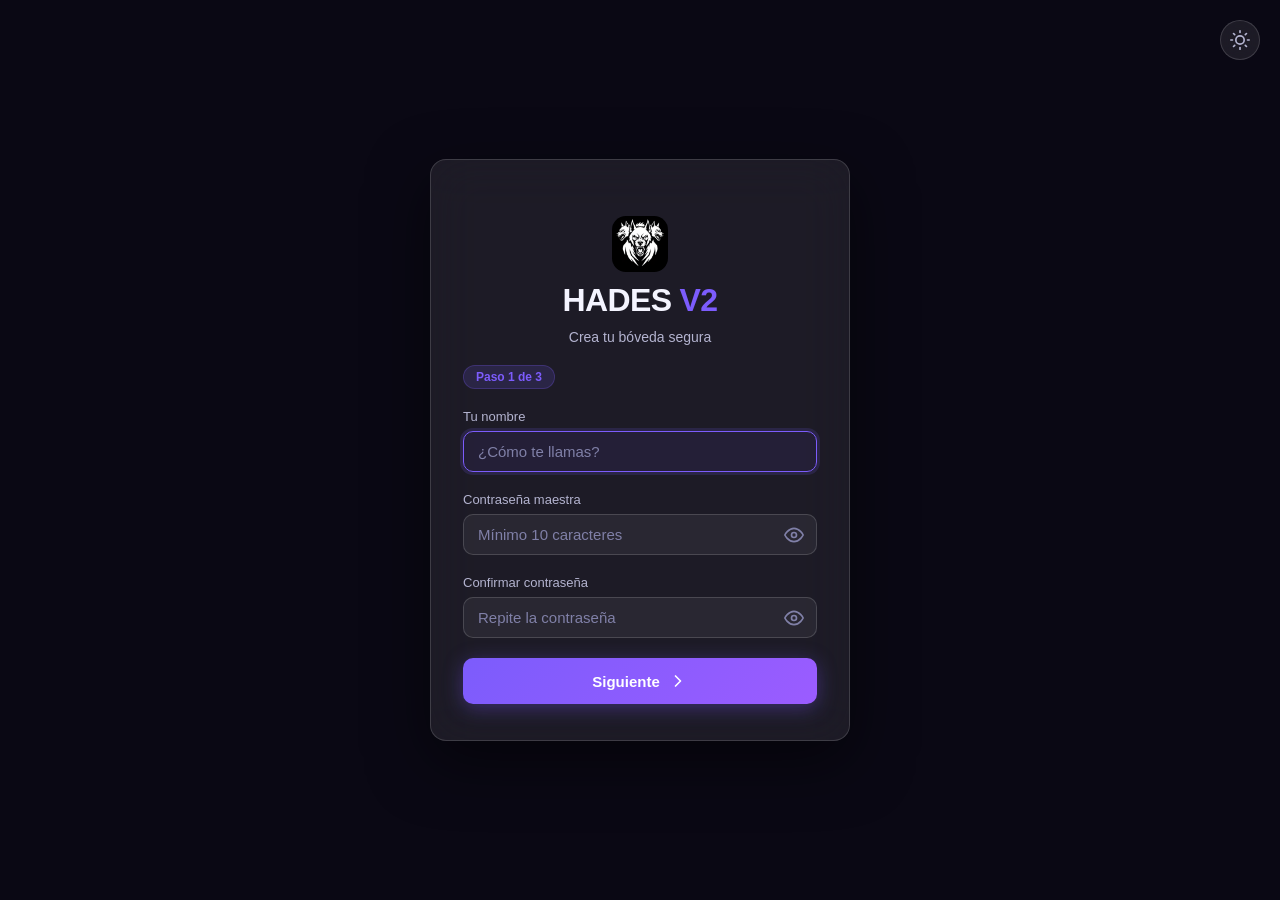
<file: index.html>
<!DOCTYPE html>
<html lang="es">
<head>
  <meta charset="UTF-8" />
  <meta name="viewport" content="width=device-width, initial-scale=1.0, viewport-fit=cover" />
  <meta name="mobile-web-app-capable" content="yes" />
  <meta name="apple-mobile-web-app-capable" content="yes" />
  <meta name="apple-mobile-web-app-status-bar-style" content="black-translucent" />
  <meta name="apple-mobile-web-app-title" content="Hades" />
  <meta name="theme-color" content="#0d0d14" />
  <meta name="description" content="Hades V2 — Gestor de contraseñas cifrado local" />
  <title>Hades V2</title>
  <link rel="manifest" href="manifest.json" />
  <link rel="apple-touch-icon" href="icons/icon-192.png" />
  <meta http-equiv="Content-Security-Policy" content="
    default-src 'none';
    script-src 'self';
    style-src 'self' https://fonts.googleapis.com 'unsafe-inline';
    font-src https://fonts.gstatic.com;
    img-src 'self' data:;
    connect-src 'self' https://fonts.googleapis.com https://fonts.gstatic.com;
    manifest-src 'self';
    worker-src 'self';
    object-src 'none';
    frame-src 'none';
    base-uri 'self';
    form-action 'none';
  " />
  <link rel="preconnect" href="https://fonts.googleapis.com" />
  <link rel="preconnect" href="https://fonts.gstatic.com" crossorigin />
  <link href="https://fonts.googleapis.com/css2?family=Outfit:wght@300;400;500;600;700;800&family=Inter:wght@300;400;500;600&display=swap" rel="stylesheet" />
  <link rel="stylesheet" href="style.css" />
</head>
<body class="theme-dark" data-page="unlock">

  <!-- ═══════════════ BACKGROUND ═══════════════ -->
  <div class="parallax-bg" id="parallax-bg"></div>

  <!-- ═══════════════ UNLOCK / SETUP PAGE ═══════════════ -->
  <div id="page-unlock" class="page active">
    <div class="unlock-center">

      <!-- LOADING -->
      <div id="state-loading" class="glass-card unlock-card">
        <div class="loading-spinner"></div>
        <p class="loading-text">Iniciando bóveda…</p>
      </div>

      <!-- SETUP: PASO 1 — Datos -->
      <div id="state-setup-1" class="glass-card unlock-card hidden tilt-card">
        <div class="card-glow"></div>
        <div class="unlock-brand">
          <img src="icons/icon-192.png" alt="Hades" class="brand-icon" />
          <h1 class="brand-name">HADES <span>V2</span></h1>
          <p class="brand-sub">Crea tu bóveda segura</p>
        </div>
        <div class="step-badge">Paso 1 de 3</div>
        <div class="field-group">
          <label>Tu nombre</label>
          <div class="glass-input-wrap">
            <input type="text" id="reg-name" placeholder="¿Cómo te llamas?" autocomplete="name" />
          </div>
        </div>
        <div class="field-group">
          <label>Contraseña maestra</label>
          <div class="glass-input-wrap">
            <input type="password" id="reg-password" placeholder="Mínimo 10 caracteres" autocomplete="new-password" />
            <button class="eye-btn" data-target="reg-password" type="button">
              <svg viewBox="0 0 24 24"><path d="M1 12s4-8 11-8 11 8 11 8-4 8-11 8-11-8-11-8z"/><circle cx="12" cy="12" r="3"/></svg>
            </button>
          </div>
          <div class="strength-wrap hidden" id="reg-strength-wrap">
            <div class="strength-bar"><div id="reg-strength-fill"></div></div>
            <span id="reg-strength-label"></span>
          </div>
        </div>
        <div class="field-group">
          <label>Confirmar contraseña</label>
          <div class="glass-input-wrap">
            <input type="password" id="reg-confirm" placeholder="Repite la contraseña" autocomplete="new-password" />
            <button class="eye-btn" data-target="reg-confirm" type="button">
              <svg viewBox="0 0 24 24"><path d="M1 12s4-8 11-8 11 8 11 8-4 8-11 8-11-8-11-8z"/><circle cx="12" cy="12" r="3"/></svg>
            </button>
          </div>
        </div>
        <p id="setup-err-1" class="error-msg hidden"></p>
        <button class="btn-primary full-width" id="btn-setup-next-1">
          Siguiente
          <svg viewBox="0 0 24 24"><polyline points="9 18 15 12 9 6"/></svg>
        </button>
      </div>

      <!-- SETUP: PASO 2 — Modo de acceso -->
      <div id="state-setup-2" class="glass-card unlock-card hidden tilt-card">
        <div class="card-glow"></div>
        <div class="step-badge">Paso 2 de 3</div>
        <h2 class="card-title">Modo de acceso</h2>
        <p class="card-sub">¿Cómo quieres ingresar a Hades?</p>
        <div class="access-options">
          <label class="access-option">
            <input type="radio" name="access-mode" value="password" checked />
            <div class="access-card">
              <svg viewBox="0 0 24 24"><rect x="3" y="11" width="18" height="11" rx="2"/><path d="M7 11V7a5 5 0 0 1 10 0v4"/></svg>
              <div>
                <div class="access-title">Solo contraseña</div>
                <div class="access-sub">Acceso tradicional y seguro</div>
              </div>
            </div>
          </label>
          <label class="access-option">
            <input type="radio" name="access-mode" value="both" />
            <div class="access-card">
              <svg viewBox="0 0 24 24"><path d="M12 2a10 10 0 0 1 10 10"/><path d="M12 6a6 6 0 0 1 6 6"/><path d="M12 10a2 2 0 0 1 2 2"/><path d="M2 12a10 10 0 0 0 10 10"/><path d="M6 12a6 6 0 0 0 6 6"/><path d="M10 12a2 2 0 0 0 2 2"/></svg>
              <div>
                <div class="access-title">Contraseña + Huella</div>
                <div class="access-sub">Más cómodo, siempre con fallback</div>
              </div>
            </div>
          </label>
        </div>
        <p class="hint-text">La huella es opcional y siempre podrás usar tu contraseña como alternativa.</p>
        <p id="setup-err-2" class="error-msg hidden"></p>
        <div class="btn-row">
          <button class="btn-ghost" id="btn-setup-back-2">← Volver</button>
          <button class="btn-primary" id="btn-setup-next-2">Siguiente →</button>
        </div>
      </div>

      <!-- SETUP: PASO 3 — Frase de recuperación -->
      <div id="state-setup-3" class="glass-card unlock-card wide hidden tilt-card">
        <div class="card-glow card-glow-green"></div>
        <div class="step-badge step-badge-green">¡Casi listo!</div>
        <h2 class="card-title">Guarda tu frase de recuperación</h2>
        <p class="card-sub">Estas 12 palabras son tu única forma de recuperar acceso si olvidas tu contraseña. <strong>No se guardan en el dispositivo.</strong></p>
        <div class="phrase-grid" id="phrase-display"></div>
        <div class="phrase-warning">
          <svg viewBox="0 0 24 24"><path d="M10.29 3.86L1.82 18a2 2 0 0 0 1.71 3h16.94a2 2 0 0 0 1.71-3L13.71 3.86a2 2 0 0 0-3.42 0z"/><line x1="12" y1="9" x2="12" y2="13"/><line x1="12" y1="17" x2="12.01" y2="17"/></svg>
          Anótalas en papel. No podrás verlas de nuevo.
        </div>
        <button class="btn-primary full-width" id="btn-setup-finish">Entendido, las guardé</button>
      </div>

      <!-- LOGIN EXISTENTE -->
      <div id="state-login" class="glass-card unlock-card hidden tilt-card">
        <div class="card-glow"></div>
        <div class="unlock-brand">
          <img src="icons/icon-192.png" alt="Hades" class="brand-icon" />
          <h1 class="brand-name">HADES <span>V2</span></h1>
          <p class="brand-sub">Bienvenido, <span id="login-username">Usuario</span></p>
        </div>
        <!-- Modo contraseña -->
        <div id="login-pw-wrap">
          <div class="field-group">
            <label>Contraseña maestra</label>
            <div class="glass-input-wrap">
              <input type="password" id="login-password" placeholder="••••••••" autocomplete="current-password" />
              <button class="eye-btn" data-target="login-password" type="button">
                <svg viewBox="0 0 24 24"><path d="M1 12s4-8 11-8 11 8 11 8-4 8-11 8-11-8-11-8z"/><circle cx="12" cy="12" r="3"/></svg>
              </button>
            </div>
          </div>
          <p id="login-error" class="error-msg hidden"></p>
          <div id="login-attempts-wrap" class="attempts-wrap hidden">
            <p id="login-attempts-msg" class="attempts-msg"></p>
            <button class="btn-link" id="btn-forgot">¿Olvidaste tu contraseña?</button>
          </div>
          <button class="btn-primary full-width" id="btn-login">Entrar</button>
          <button class="btn-biometric hidden" id="btn-biometric-login">
            <svg viewBox="0 0 24 24"><path d="M12 2a10 10 0 0 1 10 10"/><path d="M12 6a6 6 0 0 1 6 6"/><path d="M12 10a2 2 0 0 1 2 2"/><path d="M2 12a10 10 0 0 0 10 10"/><path d="M6 12a6 6 0 0 0 6 6"/><path d="M10 12a2 2 0 0 0 2 2"/></svg>
            Usar huella dactilar
          </button>
        </div>
        <!-- Modo solo huella -->
        <div id="login-bio-only-wrap" class="hidden">
          <button class="btn-bio-only" id="btn-bio-only-login">
            <svg viewBox="0 0 24 24" width="48" height="48"><path d="M12 2a10 10 0 0 1 10 10"/><path d="M12 6a6 6 0 0 1 6 6"/><path d="M12 10a2 2 0 0 1 2 2"/><path d="M2 12a10 10 0 0 0 10 10"/><path d="M6 12a6 6 0 0 0 6 6"/><path d="M10 12a2 2 0 0 0 2 2"/></svg>
            <span>Toca para entrar</span>
          </button>
          <button class="btn-link" id="btn-use-password">Usar contraseña</button>
        </div>
      </div>

      <!-- RECOVERY: Ingreso de frase -->
      <div id="state-recovery" class="glass-card unlock-card wide hidden tilt-card">
        <div class="card-glow card-glow-amber"></div>
        <h2 class="card-title">Recuperar acceso</h2>
        <p class="card-sub">Ingresa tus 12 palabras de recuperación en orden.</p>
        <div class="recovery-input-grid" id="recovery-input-grid"></div>
        <p id="recovery-error" class="error-msg hidden"></p>
        <div class="btn-row">
          <button class="btn-ghost" id="btn-recovery-back">← Volver</button>
          <button class="btn-primary" id="btn-recovery-verify">Verificar</button>
        </div>
      </div>

      <!-- RECOVERY: Nueva contraseña -->
      <div id="state-new-password" class="glass-card unlock-card hidden tilt-card">
        <div class="card-glow card-glow-green"></div>
        <h2 class="card-title">Nueva contraseña maestra</h2>
        <p class="card-sub">Frase correcta. Crea una nueva contraseña para tu bóveda.</p>
        <div class="field-group">
          <label>Nueva contraseña</label>
          <div class="glass-input-wrap">
            <input type="password" id="new-pw-input" placeholder="Mínimo 10 caracteres" autocomplete="new-password" />
            <button class="eye-btn" data-target="new-pw-input" type="button">
              <svg viewBox="0 0 24 24"><path d="M1 12s4-8 11-8 11 8 11 8-4 8-11 8-11-8-11-8z"/><circle cx="12" cy="12" r="3"/></svg>
            </button>
          </div>
        </div>
        <div class="field-group">
          <label>Confirmar contraseña</label>
          <div class="glass-input-wrap">
            <input type="password" id="new-pw-confirm" placeholder="Repite la contraseña" autocomplete="new-password" />
          </div>
        </div>
        <p id="new-pw-error" class="error-msg hidden"></p>
        <button class="btn-primary full-width" id="btn-new-pw-save">Guardar contraseña</button>
      </div>

    </div>

    <!-- Theme toggle -->
    <button class="theme-toggle" id="theme-toggle-unlock" title="Cambiar tema">
      <svg id="icon-sun-unlock" viewBox="0 0 24 24"><circle cx="12" cy="12" r="5"/><line x1="12" y1="1" x2="12" y2="3"/><line x1="12" y1="21" x2="12" y2="23"/><line x1="4.22" y1="4.22" x2="5.64" y2="5.64"/><line x1="18.36" y1="18.36" x2="19.78" y2="19.78"/><line x1="1" y1="12" x2="3" y2="12"/><line x1="21" y1="12" x2="23" y2="12"/><line x1="4.22" y1="19.78" x2="5.64" y2="18.36"/><line x1="18.36" y1="5.64" x2="19.78" y2="4.22"/></svg>
      <svg id="icon-moon-unlock" viewBox="0 0 24 24"><path d="M21 12.79A9 9 0 1 1 11.21 3 7 7 0 0 0 21 12.79z"/></svg>
    </button>
  </div>

  <!-- ═══════════════ MAIN APP ═══════════════ -->
  <div id="page-app" class="page hidden">
    <aside id="sidebar" class="sidebar">
      <div class="sidebar-brand">
        <img src="icons/icon-192.png" alt="Hades" class="sidebar-logo" />
        <span>Hades <strong>V2</strong></span>
      </div>
      <nav class="sidebar-nav">
        <button class="nav-item active" data-view="vault">
          <svg viewBox="0 0 24 24"><rect x="3" y="11" width="18" height="11" rx="2"/><path d="M7 11V7a5 5 0 0 1 10 0v4"/></svg>
          <span>Bóveda</span>
        </button>
        <button class="nav-item" data-view="generator">
          <svg viewBox="0 0 24 24"><path d="M12 22s8-4 8-10V5l-8-3-8 3v7c0 6 8 10 8 10z"/></svg>
          <span>Generador</span>
        </button>
        <button class="nav-item" data-view="settings">
          <svg viewBox="0 0 24 24"><circle cx="12" cy="12" r="3"/><path d="M19.4 15a1.65 1.65 0 0 0 .33 1.82l.06.06a2 2 0 0 1-2.83 2.83l-.06-.06a1.65 1.65 0 0 0-1.82-.33 1.65 1.65 0 0 0-1 1.51V21a2 2 0 0 1-4 0v-.09A1.65 1.65 0 0 0 9 19.4a1.65 1.65 0 0 0-1.82.33l-.06.06a2 2 0 0 1-2.83-2.83l.06-.06A1.65 1.65 0 0 0 4.68 15a1.65 1.65 0 0 0-1.51-1H3a2 2 0 0 1 0-4h.09A1.65 1.65 0 0 0 4.6 9a1.65 1.65 0 0 0-.33-1.82l-.06-.06a2 2 0 0 1 2.83-2.83l.06.06A1.65 1.65 0 0 0 9 4.68a1.65 1.65 0 0 0 1-1.51V3a2 2 0 0 1 4 0v.09a1.65 1.65 0 0 0 1 1.51 1.65 1.65 0 0 0 1.82-.33l.06-.06a2 2 0 0 1 2.83 2.83l-.06.06A1.65 1.65 0 0 0 19.4 9a1.65 1.65 0 0 0 1.51 1H21a2 2 0 0 1 0 4h-.09a1.65 1.65 0 0 0-1.51 1z"/></svg>
          <span>Ajustes</span>
        </button>
        <button class="nav-item" data-view="help">
          <svg viewBox="0 0 24 24"><circle cx="12" cy="12" r="10"/><path d="M9.09 9a3 3 0 0 1 5.83 1c0 2-3 3-3 3"/><line x1="12" y1="17" x2="12.01" y2="17"/></svg>
          <span>Ayuda</span>
        </button>
      </nav>
      <div class="sidebar-bottom">
        <button class="nav-item nav-lock" id="btn-lock">
          <svg viewBox="0 0 24 24"><rect x="3" y="11" width="18" height="11" rx="2"/><path d="M7 11V7a5 5 0 0 1 9.9-1"/></svg>
          <span>Bloquear</span>
        </button>
      </div>
    </aside>
    <div id="sidebar-backdrop" class="sidebar-backdrop"></div>

    <main class="main-content">
      <header class="topbar">
        <button id="sidebar-toggle" class="icon-btn">
          <svg viewBox="0 0 24 24"><line x1="3" y1="6" x2="21" y2="6"/><line x1="3" y1="12" x2="21" y2="12"/><line x1="3" y1="18" x2="21" y2="18"/></svg>
        </button>
        <div class="topbar-title" id="view-title">Bóveda</div>
        <div class="topbar-actions">
          <button class="theme-toggle-small" id="theme-toggle-app" title="Cambiar tema">
            <svg id="icon-sun-app" viewBox="0 0 24 24"><circle cx="12" cy="12" r="5"/><line x1="12" y1="1" x2="12" y2="3"/><line x1="12" y1="21" x2="12" y2="23"/><line x1="4.22" y1="4.22" x2="5.64" y2="5.64"/><line x1="18.36" y1="18.36" x2="19.78" y2="19.78"/><line x1="1" y1="12" x2="3" y2="12"/><line x1="21" y1="12" x2="23" y2="12"/><line x1="4.22" y1="19.78" x2="5.64" y2="18.36"/><line x1="18.36" y1="5.64" x2="19.78" y2="4.22"/></svg>
            <svg id="icon-moon-app" viewBox="0 0 24 24"><path d="M21 12.79A9 9 0 1 1 11.21 3 7 7 0 0 0 21 12.79z"/></svg>
          </button>
        </div>
      </header>

      <!-- VAULT VIEW -->
      <div id="view-vault" class="view active">
        <div class="view-header">
          <div class="glass-input-wrap search-wrap">
            <svg viewBox="0 0 24 24" class="search-icon"><circle cx="11" cy="11" r="8"/><line x1="21" y1="21" x2="16.65" y2="16.65"/></svg>
            <input type="text" id="search-input" placeholder="Buscar…" />
          </div>
          <button class="btn-primary" id="btn-add-entry">
            <svg viewBox="0 0 24 24"><line x1="12" y1="5" x2="12" y2="19"/><line x1="5" y1="12" x2="19" y2="12"/></svg>
            Agregar
          </button>
        </div>
        <div class="category-tabs" id="category-tabs">
          <button class="tab active" data-cat="all">Todos</button>
          <button class="tab" data-cat="login">Logins</button>
          <button class="tab" data-cat="card">Tarjetas</button>
          <button class="tab" data-cat="note">Notas</button>
          <button class="tab" data-cat="identity">Identidad</button>
        </div>
        <div id="entries-grid" class="entries-grid"></div>
        <div id="empty-state" class="empty-state hidden">
          <svg viewBox="0 0 64 64"><path d="M32 6C18.7 6 8 16.7 8 30v6h6v-6C14 20 22 12 32 12s18 8 18 18v6h6v-6C56 16.7 45.3 6 32 6Z" fill="currentColor" opacity=".3"/><rect x="6" y="36" width="52" height="24" rx="8" fill="currentColor" opacity=".2"/></svg>
          <h3>Bóveda vacía</h3>
          <p>Agrega tu primera entrada para comenzar</p>
          <button class="btn-primary" id="btn-add-first">Agregar entrada</button>
        </div>
      </div>

      <!-- GENERATOR VIEW -->
      <div id="view-generator" class="view">
        <div class="gen-container">
          <div class="glass-card gen-card tilt-card">
            <div class="card-glow"></div>
            <h2>Generador de contraseñas</h2>
            <div class="gen-output-wrap">
              <div class="gen-output" id="gen-output">Haz clic en generar</div>
              <button class="icon-btn" id="btn-copy-gen" title="Copiar">
                <svg viewBox="0 0 24 24"><rect x="9" y="9" width="13" height="13" rx="2"/><path d="M5 15H4a2 2 0 0 1-2-2V4a2 2 0 0 1 2-2h9a2 2 0 0 1 2 2v1"/></svg>
              </button>
            </div>
            <div class="gen-controls">
              <div class="gen-row">
                <label>Longitud: <strong id="len-val">16</strong></label>
                <input type="range" id="gen-length" min="8" max="64" value="16" />
              </div>
              <div class="gen-checkboxes">
                <label class="glass-checkbox"><input type="checkbox" id="use-upper" checked /><span class="checkmark"></span>Mayúsculas (A–Z)</label>
                <label class="glass-checkbox"><input type="checkbox" id="use-lower" checked /><span class="checkmark"></span>Minúsculas (a–z)</label>
                <label class="glass-checkbox"><input type="checkbox" id="use-numbers" checked /><span class="checkmark"></span>Números (0–9)</label>
                <label class="glass-checkbox"><input type="checkbox" id="use-symbols" checked /><span class="checkmark"></span>Símbolos (!@#$)</label>
              </div>
              <div class="strength-wrap">
                <div class="strength-bar"><div id="gen-strength-fill"></div></div>
                <span id="gen-strength-label">—</span>
              </div>
            </div>
            <button class="btn-primary full-width" id="btn-generate">Generar contraseña</button>
          </div>
        </div>
      </div>

      <!-- SETTINGS VIEW -->
      <div id="view-settings" class="view">
        <div class="settings-container">
          <div class="glass-card settings-card">
            <h2>Apariencia</h2>
            <div class="setting-row">
              <div><div class="setting-label">Tema</div><div class="setting-sub">Claro u oscuro</div></div>
              <div class="theme-switcher">
                <button class="theme-btn" id="theme-light-btn">☀ Claro</button>
                <button class="theme-btn active" id="theme-dark-btn">☾ Oscuro</button>
              </div>
            </div>
          </div>
          <div class="glass-card settings-card">
            <h2>Seguridad</h2>
            <div class="setting-row">
              <div><div class="setting-label">Auto-bloqueo</div><div class="setting-sub">Bloquear tras inactividad</div></div>
              <select class="glass-select" id="autolock-select">
                <option value="0">Desactivado</option>
                <option value="60">1 minuto</option>
                <option value="300" selected>5 minutos</option>
                <option value="900">15 minutos</option>
                <option value="1800">30 minutos</option>
              </select>
            </div>
            <div class="setting-row">
              <div><div class="setting-label">Cambiar contraseña maestra</div><div class="setting-sub">Requiere reautenticación</div></div>
              <button class="btn-secondary" id="btn-change-master">Cambiar</button>
            </div>
            <div class="setting-row">
              <div>
                <div class="setting-label">Acceso biométrico</div>
                <div class="setting-sub">Huella dactilar (WebAuthn)</div>
              </div>
              <div class="bio-controls">
                <span id="bio-status-label" class="bio-status">No configurado</span>
                <button class="btn-secondary" id="btn-bio-register">Configurar</button>
                <button class="btn-danger-ghost hidden" id="btn-bio-remove">Eliminar</button>
              </div>
            </div>
            <div class="setting-row hidden" id="bio-only-row">
              <div>
                <div class="setting-label">Solo huella dactilar</div>
                <div class="setting-sub">Entrar sin escribir contraseña</div>
              </div>
              <label class="toggle-switch">
                <input type="checkbox" id="bio-only-toggle" />
                <span class="toggle-track"><span class="toggle-thumb"></span></span>
              </label>
            </div>
          </div>
          <div class="glass-card settings-card">
            <h2>Datos</h2>
            <div class="setting-row">
              <div><div class="setting-label">Exportar bóveda</div><div class="setting-sub">Backup cifrado .hades</div></div>
              <button class="btn-secondary" id="btn-export">Exportar</button>
            </div>
            <div class="setting-row">
              <div><div class="setting-label">Importar bóveda</div><div class="setting-sub">Restaurar desde backup</div></div>
              <button class="btn-secondary" id="btn-import">Importar</button>
              <input type="file" id="import-file" accept=".hades,.json" class="hidden" />
            </div>
          </div>
          <div class="glass-card settings-card danger-card">
            <h2>Zona peligrosa</h2>
            <div class="setting-row">
              <div><div class="setting-label">Eliminar bóveda</div><div class="setting-sub">Elimina todos los datos permanentemente</div></div>
              <button class="btn-danger" id="btn-delete-vault">Eliminar</button>
            </div>
          </div>
        </div>
      </div>

      <!-- HELP VIEW -->
      <div id="view-help" class="view">
        <div class="help-container">
          <div class="glass-card help-card">
            <h2>🔐 Seguridad real, sin promesas vacías</h2>
            <p>Hades V2 usa criptografía estándar de la industria, pero es una PWA local. Eso tiene ventajas y límites que debes conocer.</p>
          </div>
          <div class="glass-card help-card">
            <h3>Qué protege Hades</h3>
            <ul>
              <li>Tus datos están cifrados con AES-256-GCM antes de guardarse</li>
              <li>Nadie sin tu contraseña puede leer tus entradas, ni el desarrollador</li>
              <li>El backup exportado está completamente cifrado</li>
              <li>PBKDF2 con 600,000 iteraciones hace el brute force muy costoso</li>
            </ul>
          </div>
          <div class="glass-card help-card">
            <h3>Límites que debes saber</h3>
            <ul>
              <li>Mientras la app está desbloqueada, la clave está en memoria del navegador</li>
              <li>El navegador puede limpiar IndexedDB bajo presión de almacenamiento</li>
              <li>Si pierdes tu contraseña Y tu frase de recuperación, los datos son irrecuperables</li>
              <li>La biometría está ligada al dominio: si cambias de dominio, perderás el credencial biométrico (pero siempre puedes usar contraseña)</li>
            </ul>
          </div>
          <div class="glass-card help-card">
            <h3>Recomendaciones</h3>
            <ul>
              <li>Exporta un backup regularmente desde Ajustes</li>
              <li>Guarda la frase de recuperación en papel, en lugar seguro</li>
              <li>Usa una contraseña maestra larga y única (mínimo 12 caracteres)</li>
              <li>Activa el auto-bloqueo en 5 minutos</li>
            </ul>
          </div>
        </div>
      </div>

    </main>

    <!-- Bottom nav (mobile only) -->
    <nav class="bottom-nav" id="bottom-nav">
      <button class="bottom-nav-item active" data-view="vault">
        <svg viewBox="0 0 24 24"><rect x="3" y="11" width="18" height="11" rx="2"/><path d="M7 11V7a5 5 0 0 1 10 0v4"/></svg>
        <span>Bóveda</span>
      </button>
      <button class="bottom-nav-item" data-view="generator">
        <svg viewBox="0 0 24 24"><path d="M12 22s8-4 8-10V5l-8-3-8 3v7c0 6 8 10 8 10z"/></svg>
        <span>Generador</span>
      </button>
      <button class="bottom-nav-item" data-view="settings">
        <svg viewBox="0 0 24 24"><circle cx="12" cy="12" r="3"/><path d="M19.4 15a1.65 1.65 0 0 0 .33 1.82l.06.06a2 2 0 0 1-2.83 2.83l-.06-.06a1.65 1.65 0 0 0-1.82-.33 1.65 1.65 0 0 0-1 1.51V21a2 2 0 0 1-4 0v-.09A1.65 1.65 0 0 0 9 19.4a1.65 1.65 0 0 0-1.82.33l-.06.06a2 2 0 0 1-2.83-2.83l.06-.06A1.65 1.65 0 0 0 4.68 15a1.65 1.65 0 0 0-1.51-1H3a2 2 0 0 1 0-4h.09A1.65 1.65 0 0 0 4.6 9a1.65 1.65 0 0 0-.33-1.82l-.06-.06a2 2 0 0 1 2.83-2.83l.06.06A1.65 1.65 0 0 0 9 4.68a1.65 1.65 0 0 0 1-1.51V3a2 2 0 0 1 4 0v.09a1.65 1.65 0 0 0 1 1.51 1.65 1.65 0 0 0 1.82-.33l.06-.06a2 2 0 0 1 2.83 2.83l-.06.06A1.65 1.65 0 0 0 19.4 9a1.65 1.65 0 0 0 1.51 1H21a2 2 0 0 1 0 4h-.09a1.65 1.65 0 0 0-1.51 1z"/></svg>
        <span>Ajustes</span>
      </button>
      <button class="bottom-nav-item" data-view="help">
        <svg viewBox="0 0 24 24"><circle cx="12" cy="12" r="10"/><path d="M9.09 9a3 3 0 0 1 5.83 1c0 2-3 3-3 3"/><line x1="12" y1="17" x2="12.01" y2="17"/></svg>
        <span>Ayuda</span>
      </button>
      <button class="bottom-nav-item bottom-nav-lock" id="btn-lock-bottom">
        <svg viewBox="0 0 24 24"><rect x="3" y="11" width="18" height="11" rx="2"/><path d="M7 11V7a5 5 0 0 1 9.9-1"/></svg>
        <span>Bloquear</span>
      </button>
    </nav>
  </div>

  <!-- ═══════════════ MODALS ═══════════════ -->

  <!-- Modal: Nueva/Editar entrada -->
  <div id="modal-entry" class="modal-overlay hidden">
    <div class="glass-card modal-card tilt-card" role="dialog" aria-modal="true">
      <div class="card-glow"></div>
      <div class="modal-header">
        <h2 id="modal-entry-title">Nueva entrada</h2>
        <button class="icon-btn" id="modal-entry-close"><svg viewBox="0 0 24 24"><line x1="18" y1="6" x2="6" y2="18"/><line x1="6" y1="6" x2="18" y2="18"/></svg></button>
      </div>
      <div class="modal-body">
        <div class="field-group">
          <label>Tipo</label>
          <select class="glass-select" id="entry-type">
            <option value="login">Login</option>
            <option value="card">Tarjeta</option>
            <option value="note">Nota segura</option>
            <option value="identity">Identidad</option>
          </select>
        </div>
        <div id="fields-login">
          <div class="field-group"><label>Nombre / Sitio</label><div class="glass-input-wrap"><input type="text" id="f-name" placeholder="Google, GitHub…" /></div></div>
          <div class="field-group"><label>URL</label><div class="glass-input-wrap"><input type="url" id="f-url" placeholder="https://…" /></div></div>
          <div class="field-group"><label>Usuario / Email</label><div class="glass-input-wrap"><input type="text" id="f-username" autocomplete="off" /></div></div>
          <div class="field-group"><label>Contraseña</label>
            <div class="glass-input-wrap">
              <input type="password" id="f-password" autocomplete="off" />
              <button class="eye-btn" data-target="f-password" type="button"><svg viewBox="0 0 24 24"><path d="M1 12s4-8 11-8 11 8 11 8-4 8-11 8-11-8-11-8z"/><circle cx="12" cy="12" r="3"/></svg></button>
              <button class="gen-mini-btn" id="btn-gen-quick" type="button" title="Generar"><svg viewBox="0 0 24 24"><path d="M12 22s8-4 8-10V5l-8-3-8 3v7c0 6 8 10 8 10z"/></svg></button>
            </div>
          </div>
          <div class="field-group"><label>Notas</label><textarea class="glass-textarea" id="f-notes" rows="3"></textarea></div>
        </div>
        <div id="fields-card" class="hidden">
          <div class="field-group"><label>Nombre en la tarjeta</label><div class="glass-input-wrap"><input type="text" id="c-name" /></div></div>
          <div class="field-group"><label>Número</label><div class="glass-input-wrap"><input type="text" id="c-number" placeholder="•••• •••• •••• ••••" maxlength="19" /></div></div>
          <div class="field-row">
            <div class="field-group"><label>Vencimiento</label><div class="glass-input-wrap"><input type="text" id="c-expiry" placeholder="MM/AA" maxlength="5" /></div></div>
            <div class="field-group"><label>CVV</label><div class="glass-input-wrap"><input type="password" id="c-cvv" maxlength="4" /></div></div>
          </div>
          <div class="field-group"><label>Notas</label><textarea class="glass-textarea" id="c-notes" rows="2"></textarea></div>
        </div>
        <div id="fields-note" class="hidden">
          <div class="field-group"><label>Título</label><div class="glass-input-wrap"><input type="text" id="n-title" /></div></div>
          <div class="field-group"><label>Contenido</label><textarea class="glass-textarea" id="n-content" rows="6"></textarea></div>
        </div>
        <div id="fields-identity" class="hidden">
          <div class="field-row">
            <div class="field-group"><label>Nombre</label><div class="glass-input-wrap"><input type="text" id="i-first" /></div></div>
            <div class="field-group"><label>Apellido</label><div class="glass-input-wrap"><input type="text" id="i-last" /></div></div>
          </div>
          <div class="field-group"><label>Email</label><div class="glass-input-wrap"><input type="email" id="i-email" /></div></div>
          <div class="field-group"><label>Teléfono</label><div class="glass-input-wrap"><input type="tel" id="i-phone" /></div></div>
          <div class="field-group"><label>Dirección</label><textarea class="glass-textarea" id="i-address" rows="2"></textarea></div>
        </div>
      </div>
      <div class="modal-footer">
        <button class="btn-ghost" id="modal-entry-cancel">Cancelar</button>
        <button class="btn-primary" id="modal-entry-save">Guardar</button>
      </div>
    </div>
  </div>

  <!-- Modal: Ver entrada -->
  <div id="modal-view" class="modal-overlay hidden">
    <div class="glass-card modal-card" role="dialog" aria-modal="true">
      <div class="modal-header">
        <h2 id="view-entry-title">—</h2>
        <button class="icon-btn" id="modal-view-close"><svg viewBox="0 0 24 24"><line x1="18" y1="6" x2="6" y2="18"/><line x1="6" y1="6" x2="18" y2="18"/></svg></button>
      </div>
      <div class="modal-body" id="view-entry-body"></div>
      <div class="modal-footer">
        <button class="btn-danger-ghost" id="btn-delete-entry">Eliminar</button>
        <button class="btn-secondary" id="btn-edit-entry">Editar</button>
      </div>
    </div>
  </div>

  <!-- Modal: Confirmación genérica -->
  <div id="modal-confirm" class="modal-overlay hidden">
    <div class="glass-card modal-card modal-sm" role="dialog" aria-modal="true">
      <div class="modal-header"><h2 id="confirm-title">¿Confirmar?</h2></div>
      <div class="modal-body"><p id="confirm-msg"></p></div>
      <div class="modal-footer">
        <button class="btn-ghost" id="confirm-cancel">Cancelar</button>
        <button class="btn-danger" id="confirm-ok">Confirmar</button>
      </div>
    </div>
  </div>

  <!-- Modal: Reautenticación -->
  <div id="modal-reauth" class="modal-overlay hidden">
    <div class="glass-card modal-card modal-sm tilt-card" role="dialog" aria-modal="true">
      <div class="card-glow card-glow-amber"></div>
      <div class="modal-header">
        <h2>Verificar identidad</h2>
      </div>
      <div class="modal-body">
        <p id="reauth-action-msg" class="reauth-msg">Esta acción requiere verificación.</p>
        <div class="field-group">
          <label>Contraseña maestra</label>
          <div class="glass-input-wrap">
            <input type="password" id="reauth-password" placeholder="••••••••" autocomplete="current-password" />
            <button class="eye-btn" data-target="reauth-password" type="button">
              <svg viewBox="0 0 24 24"><path d="M1 12s4-8 11-8 11 8 11 8-4 8-11 8-11-8-11-8z"/><circle cx="12" cy="12" r="3"/></svg>
            </button>
          </div>
        </div>
        <p id="reauth-error" class="error-msg hidden">Contraseña incorrecta</p>
      </div>
      <div class="modal-footer">
        <button class="btn-ghost" id="reauth-cancel">Cancelar</button>
        <button class="btn-primary" id="reauth-ok">Verificar</button>
      </div>
    </div>
  </div>

  <!-- Modal: Cambiar contraseña maestra -->
  <div id="modal-change-master" class="modal-overlay hidden">
    <div class="glass-card modal-card tilt-card" role="dialog" aria-modal="true">
      <div class="card-glow"></div>
      <div class="modal-header">
        <h2>Cambiar contraseña maestra</h2>
        <button class="icon-btn" id="modal-cm-close"><svg viewBox="0 0 24 24"><line x1="18" y1="6" x2="6" y2="18"/><line x1="6" y1="6" x2="18" y2="18"/></svg></button>
      </div>
      <div class="modal-body">
        <div class="field-group"><label>Contraseña actual</label><div class="glass-input-wrap"><input type="password" id="cm-current" /></div></div>
        <div class="field-group"><label>Nueva contraseña</label><div class="glass-input-wrap"><input type="password" id="cm-new" placeholder="Mínimo 10 caracteres" /></div></div>
        <div class="field-group"><label>Confirmar nueva</label><div class="glass-input-wrap"><input type="password" id="cm-confirm" /></div></div>
        <p id="cm-error" class="error-msg hidden"></p>
      </div>
      <div class="modal-footer">
        <button class="btn-ghost" id="modal-cm-cancel">Cancelar</button>
        <button class="btn-primary" id="btn-cm-save">Cambiar</button>
      </div>
    </div>
  </div>

  <!-- Modal: Importar — confirmar contraseña -->
  <div id="modal-import-pw" class="modal-overlay hidden">
    <div class="glass-card modal-card modal-sm" role="dialog" aria-modal="true">
      <div class="modal-header"><h2>Verificar backup</h2></div>
      <div class="modal-body">
        <p>Ingresa la contraseña del backup para importarlo.</p>
        <div class="field-group"><div class="glass-input-wrap"><input type="password" id="import-pw-input" placeholder="Contraseña del backup" /></div></div>
        <p id="import-pw-error" class="error-msg hidden"></p>
      </div>
      <div class="modal-footer">
        <button class="btn-ghost" id="import-pw-cancel">Cancelar</button>
        <button class="btn-primary" id="import-pw-ok">Importar</button>
      </div>
    </div>
  </div>

  <!-- Toast -->
  <div id="toast" class="toast hidden" role="alert" aria-live="polite"></div>

  <script src="app.js"></script>
</body>
</html>
</file>
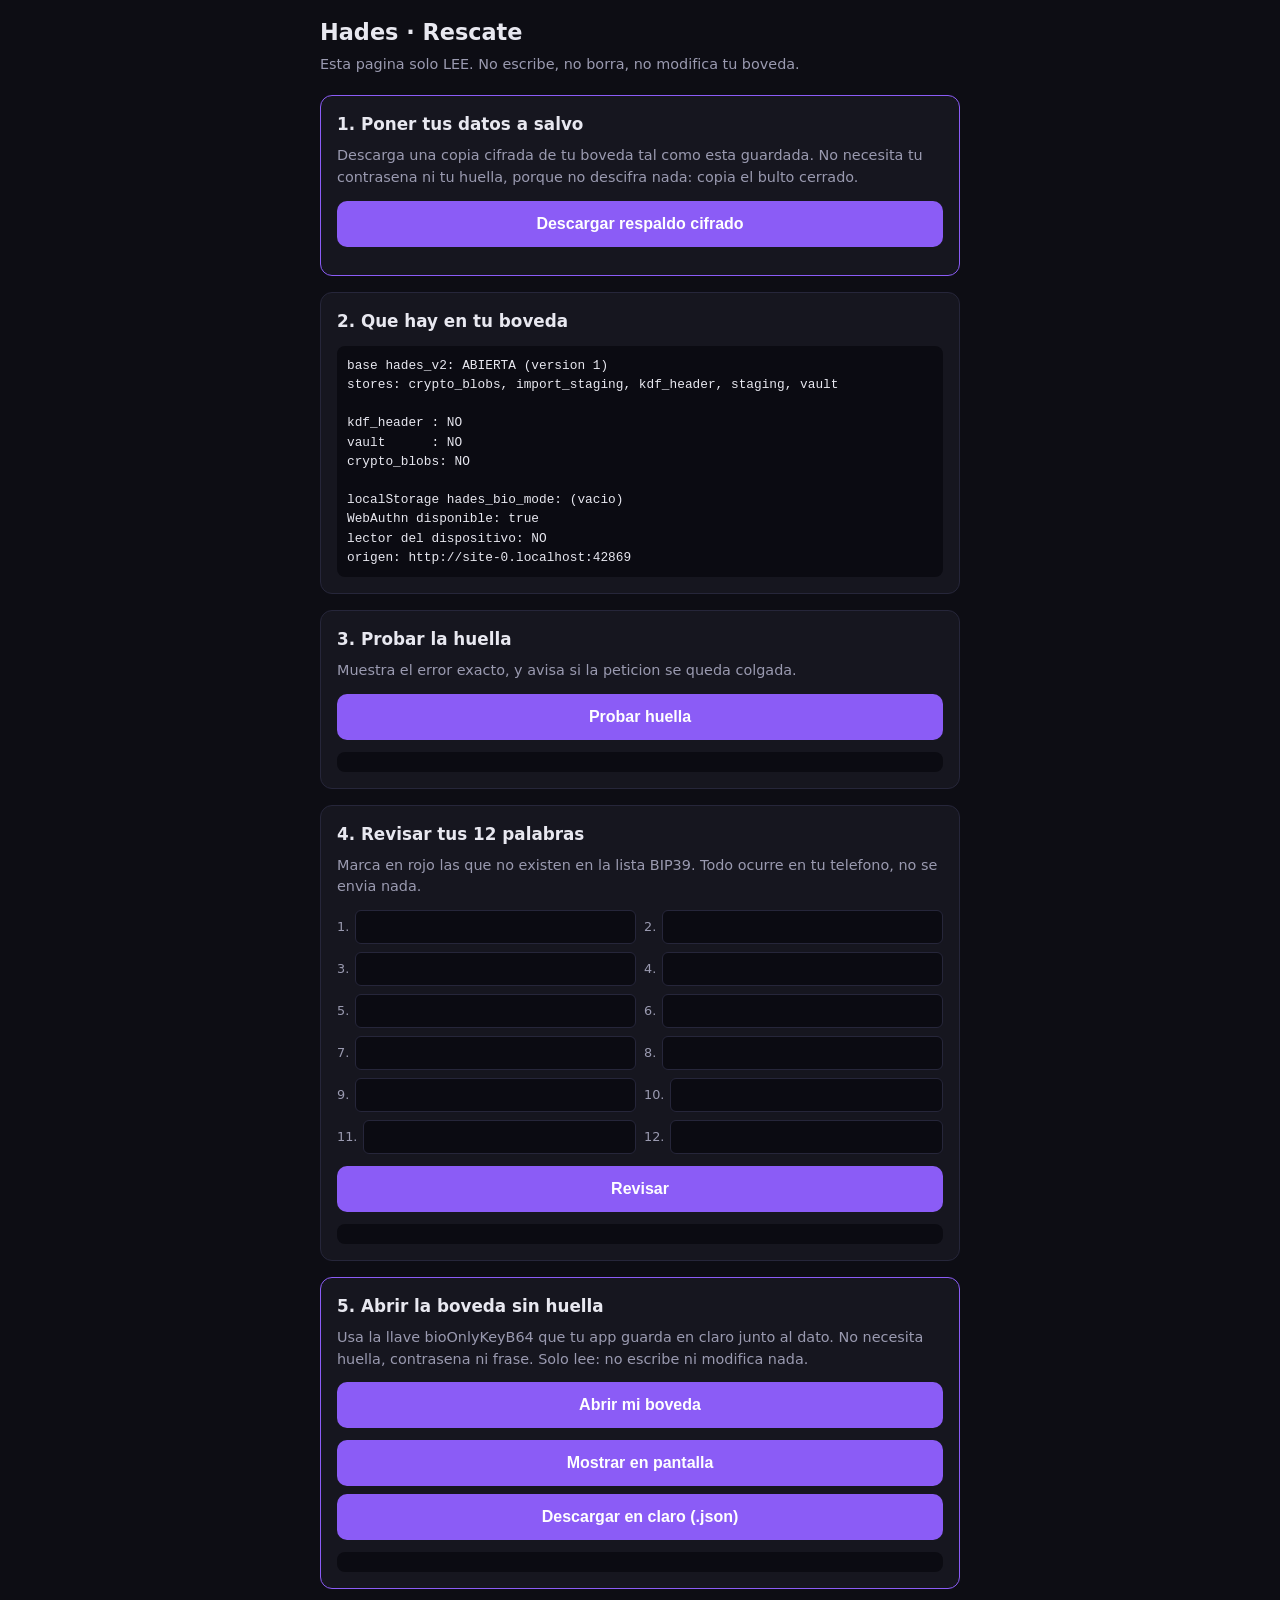
<file: diag.html>
<!DOCTYPE html>
<html lang="es">
<head>
<meta charset="UTF-8" />
<meta name="viewport" content="width=device-width, initial-scale=1.0, viewport-fit=cover" />
<title>Hades · Rescate</title>
<link rel="stylesheet" href="diag.css" />
</head>
<body>
<main>
  <h1>Hades · Rescate</h1>
  <p class="sub">Esta pagina solo LEE. No escribe, no borra, no modifica tu boveda.</p>

  <section class="card urgente">
    <h2>1. Poner tus datos a salvo</h2>
    <p>Descarga una copia cifrada de tu boveda tal como esta guardada. No necesita tu contrasena ni tu huella, porque no descifra nada: copia el bulto cerrado.</p>
    <button id="btn-rescate">Descargar respaldo cifrado</button>
    <p id="rescate-msg" class="msg"></p>
  </section>

  <section class="card">
    <h2>2. Que hay en tu boveda</h2>
    <pre id="estado">Leyendo…</pre>
  </section>

  <section class="card">
    <h2>3. Probar la huella</h2>
    <p>Muestra el error exacto, y avisa si la peticion se queda colgada.</p>
    <button id="btn-huella">Probar huella</button>
    <pre id="huella-msg"></pre>
  </section>

  <section class="card">
    <h2>4. Revisar tus 12 palabras</h2>
    <p>Marca en rojo las que no existen en la lista BIP39. Todo ocurre en tu telefono, no se envia nada.</p>
    <div id="palabras"></div>
    <button id="btn-palabras">Revisar</button>
    <pre id="palabras-msg"></pre>
  </section>

  <section class="card urgente">
    <h2>5. Abrir la boveda sin huella</h2>
    <p>Usa la llave bioOnlyKeyB64 que tu app guarda en claro junto al dato. No necesita huella, contrasena ni frase. Solo lee: no escribe ni modifica nada.</p>
    <button id="btn-abrir">Abrir mi boveda</button>
    <p id="abrir-msg" class="msg"></p>
    <div id="acciones" class="oculto">
      <button id="btn-ver">Mostrar en pantalla</button>
      <button id="btn-bajar">Descargar en claro (.json)</button>
    </div>
    <pre id="lista"></pre>
  </section>
</main>
<script src="diag.js"></script>
</body>
</html>
</file>
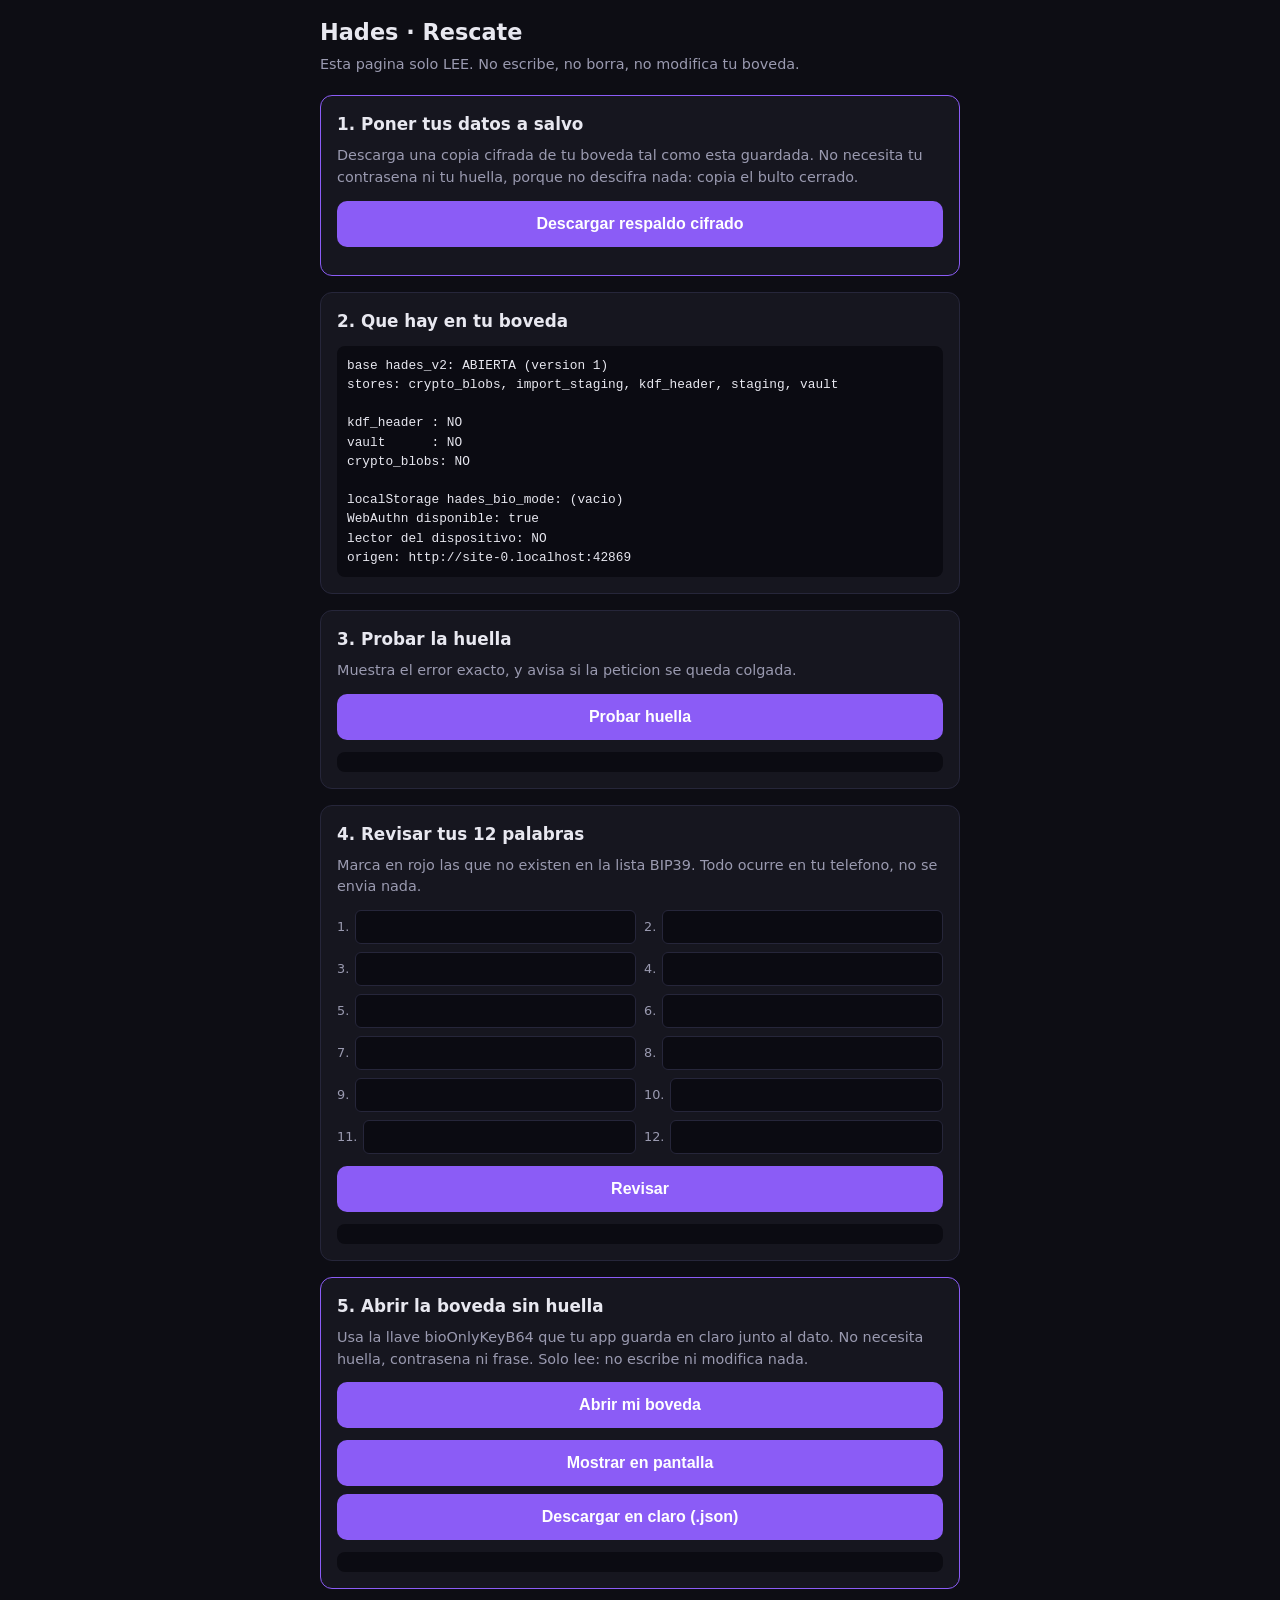
<file: rescate.html>
<!DOCTYPE html>
<html lang="es">
<head>
<meta charset="UTF-8" />
<meta name="viewport" content="width=device-width, initial-scale=1.0, viewport-fit=cover" />
<title>Hades · Rescate</title>
<link rel="stylesheet" href="rescate.css?v=1" />
</head>
<body>
<main>
  <h1>Hades · Rescate</h1>
  <p class="sub">Esta pagina solo LEE. No escribe, no borra, no modifica tu boveda.</p>

  <section class="card urgente">
    <h2>1. Poner tus datos a salvo</h2>
    <p>Descarga una copia cifrada de tu boveda tal como esta guardada. No necesita tu contrasena ni tu huella, porque no descifra nada: copia el bulto cerrado.</p>
    <button id="btn-rescate">Descargar respaldo cifrado</button>
    <p id="rescate-msg" class="msg"></p>
  </section>

  <section class="card">
    <h2>2. Que hay en tu boveda</h2>
    <pre id="estado">Leyendo…</pre>
  </section>

  <section class="card">
    <h2>3. Probar la huella</h2>
    <p>Muestra el error exacto, y avisa si la peticion se queda colgada.</p>
    <button id="btn-huella">Probar huella</button>
    <pre id="huella-msg"></pre>
  </section>

  <section class="card">
    <h2>4. Revisar tus 12 palabras</h2>
    <p>Marca en rojo las que no existen en la lista BIP39. Todo ocurre en tu telefono, no se envia nada.</p>
    <div id="palabras"></div>
    <button id="btn-palabras">Revisar</button>
    <pre id="palabras-msg"></pre>
  </section>

  <section class="card urgente">
    <h2>5. Abrir la boveda sin huella</h2>
    <p>Usa la llave bioOnlyKeyB64 que tu app guarda en claro junto al dato. No necesita huella, contrasena ni frase. Solo lee: no escribe ni modifica nada.</p>
    <button id="btn-abrir">Abrir mi boveda</button>
    <p id="abrir-msg" class="msg"></p>
    <div id="acciones" class="oculto">
      <button id="btn-ver">Mostrar en pantalla</button>
      <button id="btn-bajar">Descargar en claro (.json)</button>
    </div>
    <pre id="lista"></pre>
  </section>
</main>
<script src="rescate.js?v=1"></script>
</body>
</html>
</file>
<file: style.css>
/* ═══════════════════════════════════════════
   HADES V2 — Stylesheet
   Glassmorphism + Parallax + Dark/Light
   ═══════════════════════════════════════════ */

/* ── Variables ── */
:root {
  --bg:          #0d0d14;
  --bg2:         #13131f;
  --surface:     rgba(255,255,255,0.08);
  --surface-h:   rgba(255,255,255,0.13);
  --border:      rgba(255,255,255,0.15);
  --border-h:    rgba(255,255,255,0.28);
  --text:        #f4f4ff;
  --text-2:      #b4b4d0;
  --text-3:      #8080a8;
  --accent:      #7c5cfc;
  --accent-h:    #9b7ffe;
  --accent-glow: rgba(124,92,252,0.35);
  --green:       #34d399;
  --green-glow:  rgba(52,211,153,0.30);
  --amber:       #fbbf24;
  --amber-glow:  rgba(251,191,36,0.30);
  --red:         #f87171;
  --red-glow:    rgba(248,113,113,0.30);
  --radius:      16px;
  --radius-sm:   10px;
  --blur:        24px;
  --shadow:      0 20px 60px rgba(0,0,0,0.50);
  --trans:       0.2s ease;
}

.theme-light {
  --bg:          #f0f2fa;
  --bg2:         #e4e7f5;
  --surface:     rgba(255,255,255,0.65);
  --surface-h:   rgba(255,255,255,0.85);
  --border:      rgba(0,0,0,0.08);
  --border-h:    rgba(0,0,0,0.18);
  --text:        #1a1a2e;
  --text-2:      #5555778;
  --text-3:      #9999b8;
  --shadow:      0 20px 60px rgba(0,0,0,0.12);
}

/* ── Reset ── */
*, *::before, *::after { box-sizing: border-box; margin: 0; padding: 0; }
html, body { height: 100%; overflow: hidden; }
body {
  font-family: 'Inter', 'Outfit', sans-serif;
  background: var(--bg);
  color: var(--text);
  transition: background var(--trans), color var(--trans);
  -webkit-font-smoothing: antialiased;
}
button { cursor: pointer; border: none; background: none; font-family: inherit; }
input, select, textarea { font-family: inherit; }
svg { display: block; width: 20px; height: 20px; fill: none; stroke: currentColor; stroke-width: 2; stroke-linecap: round; stroke-linejoin: round; flex-shrink: 0; }

/* ── Background ── */
.parallax-bg {
  position: fixed; inset: 0; z-index: 0;
  pointer-events: none;
  background: #0a0814;
}
.theme-light .parallax-bg { background: #ffffff; }

/* ── Pages ── */
.page { position: fixed; inset: 0; z-index: 10; }
.page.hidden { display: none; }

/* ── Unlock / Setup Page ── */
#page-unlock {
  display: flex; align-items: center; justify-content: center;
  padding: 16px;
}
.unlock-center { position: relative; z-index: 1; width: 100%; display: flex; align-items: center; justify-content: center; }

/* ── Glass Card ── */
.glass-card {
  background: var(--surface);
  backdrop-filter: blur(var(--blur));
  -webkit-backdrop-filter: blur(var(--blur));
  border: 1px solid var(--border);
  border-radius: var(--radius);
  box-shadow: var(--shadow);
  position: relative;
  overflow: hidden;
  transition: transform 0.15s ease, box-shadow 0.15s ease;
}
.card-glow {
  position: absolute; inset: -1px;
  border-radius: inherit;
  background: radial-gradient(ellipse at 30% 0%, var(--accent-glow) 0%, transparent 60%);
  pointer-events: none;
  z-index: 0;
}
.card-glow-green { background: radial-gradient(ellipse at 30% 0%, var(--green-glow) 0%, transparent 60%); }
.card-glow-amber { background: radial-gradient(ellipse at 30% 0%, var(--amber-glow) 0%, transparent 60%); }

/* Tilt card effect */
.tilt-card { transform-style: preserve-3d; }
.tilt-card > * { position: relative; z-index: 1; }

/* ── Unlock Card ── */
.unlock-card {
  width: 100%; max-width: 420px;
  padding: 36px 32px;
  display: flex; flex-direction: column; gap: 20px;
}
.unlock-card.wide { max-width: 560px; }

/* ── Brand ── */
.unlock-brand { display: flex; flex-direction: column; align-items: center; gap: 10px; }
.brand-icon { width: 56px; height: 56px; border-radius: 14px; }
.brand-name {
  font-family: 'Outfit', sans-serif;
  font-size: 2rem; font-weight: 800; letter-spacing: -0.02em;
  color: var(--text);
}
.brand-name span { color: var(--accent); }
.brand-sub { font-size: 0.875rem; color: var(--text-2); }

/* ── Step Badge ── */
.step-badge {
  display: inline-flex; align-items: center; justify-content: center;
  padding: 4px 12px; border-radius: 20px;
  font-size: 0.75rem; font-weight: 600;
  background: rgba(124,92,252,0.15); color: var(--accent);
  border: 1px solid rgba(124,92,252,0.25);
  align-self: flex-start;
}
.step-badge-green { background: rgba(52,211,153,0.15); color: var(--green); border-color: rgba(52,211,153,0.25); }

.card-title { font-family: 'Outfit', sans-serif; font-size: 1.4rem; font-weight: 700; }
.card-sub { font-size: 0.875rem; color: var(--text-2); line-height: 1.5; }

/* ── Form Fields ── */
#login-pw-wrap { display: flex; flex-direction: column; gap: 16px; }
.field-group { display: flex; flex-direction: column; gap: 7px; }
.field-group label { font-size: 0.8125rem; font-weight: 500; color: var(--text-2); }
.field-row { display: grid; grid-template-columns: 1fr 1fr; gap: 12px; }

.glass-input-wrap {
  position: relative; display: flex; align-items: center;
  background: rgba(255,255,255,0.06);
  border: 1px solid var(--border);
  border-radius: var(--radius-sm);
  transition: border-color var(--trans), background var(--trans);
}
.glass-input-wrap:focus-within {
  border-color: var(--accent);
  background: rgba(124,92,252,0.08);
  box-shadow: 0 0 0 3px rgba(124,92,252,0.15);
}
.glass-input-wrap input,
.glass-input-wrap select {
  flex: 1; padding: 11px 14px;
  background: none; border: none; outline: none;
  color: var(--text); font-size: 0.9375rem;
}
.glass-input-wrap input::placeholder { color: var(--text-3); }
.glass-textarea {
  width: 100%; padding: 11px 14px; resize: vertical; min-height: 80px;
  background: rgba(255,255,255,0.06);
  border: 1px solid var(--border);
  border-radius: var(--radius-sm);
  color: var(--text); font-size: 0.9375rem;
  outline: none; transition: border-color var(--trans);
}
.glass-textarea:focus { border-color: var(--accent); box-shadow: 0 0 0 3px rgba(124,92,252,0.15); }

.eye-btn, .gen-mini-btn {
  padding: 0 12px; height: 100%;
  color: var(--text-3); transition: color var(--trans);
  display: flex; align-items: center;
}
.eye-btn:hover, .gen-mini-btn:hover { color: var(--accent); }

/* ── Strength Bar ── */
.strength-wrap { display: flex; align-items: center; gap: 10px; }
.strength-bar { flex: 1; height: 4px; background: var(--border); border-radius: 2px; overflow: hidden; }
.strength-bar > div { height: 100%; border-radius: 2px; transition: width 0.3s ease, background 0.3s ease; width: 0; }
#reg-strength-label, #gen-strength-label { font-size: 0.75rem; color: var(--text-2); min-width: 60px; }

/* ── Buttons ── */
.btn-primary {
  display: flex; align-items: center; justify-content: center; gap: 8px;
  padding: 13px 24px; border-radius: var(--radius-sm);
  background: linear-gradient(135deg, var(--accent), #9b5cff);
  color: #fff; font-weight: 600; font-size: 0.9375rem;
  transition: opacity var(--trans), transform var(--trans), box-shadow var(--trans);
  box-shadow: 0 4px 20px var(--accent-glow);
}
.btn-primary:hover { opacity: 0.9; transform: translateY(-1px); box-shadow: 0 8px 28px var(--accent-glow); }
.btn-primary:active { transform: translateY(0); }
.btn-primary:disabled { opacity: 0.4; cursor: not-allowed; transform: none; }
.btn-primary.full-width { width: 100%; }

.btn-secondary {
  padding: 10px 18px; border-radius: var(--radius-sm);
  background: var(--surface); border: 1px solid var(--border);
  color: var(--text); font-weight: 500; font-size: 0.875rem;
  transition: background var(--trans), border-color var(--trans);
}
.btn-secondary:hover { background: var(--surface-h); border-color: var(--border-h); }

.btn-ghost {
  padding: 10px 18px; border-radius: var(--radius-sm);
  color: var(--text-2); font-size: 0.875rem;
  transition: color var(--trans), background var(--trans);
}
.btn-ghost:hover { color: var(--text); background: var(--surface); }

.btn-danger {
  padding: 10px 18px; border-radius: var(--radius-sm);
  background: rgba(248,113,113,0.15); border: 1px solid rgba(248,113,113,0.30);
  color: var(--red); font-weight: 500; font-size: 0.875rem;
  transition: background var(--trans);
}
.btn-danger:hover { background: rgba(248,113,113,0.25); }

.btn-danger-ghost {
  padding: 10px 18px; border-radius: var(--radius-sm);
  color: var(--red); font-size: 0.875rem;
  transition: background var(--trans);
}
.btn-danger-ghost:hover { background: rgba(248,113,113,0.12); }

.btn-link {
  color: var(--accent); font-size: 0.875rem; text-decoration: underline;
  background: none; border: none; cursor: pointer;
}

.btn-biometric {
  display: flex; align-items: center; justify-content: center; gap: 10px;
  padding: 12px 20px; border-radius: var(--radius-sm);
  background: rgba(52,211,153,0.10); border: 1px solid rgba(52,211,153,0.25);
  color: var(--green); font-weight: 500; font-size: 0.9rem;
  transition: background var(--trans);
  width: 100%;
}
.btn-biometric:hover { background: rgba(52,211,153,0.18); }

.btn-row { display: flex; gap: 10px; justify-content: flex-end; }

.icon-btn {
  width: 38px; height: 38px; border-radius: 10px;
  display: flex; align-items: center; justify-content: center;
  color: var(--text-2); transition: color var(--trans), background var(--trans);
}
.icon-btn:hover { color: var(--text); background: var(--surface); }

/* ── Error / Hint ── */
.error-msg { font-size: 0.8125rem; color: var(--red); }
.hint-text { font-size: 0.8rem; color: var(--text-3); line-height: 1.5; }

/* ── Access Options ── */
.access-options { display: flex; flex-direction: column; gap: 10px; }
.access-option input[type="radio"] { display: none; }
.access-card {
  display: flex; align-items: center; gap: 14px; padding: 14px 16px;
  border-radius: var(--radius-sm); border: 1.5px solid var(--border);
  cursor: pointer; transition: border-color var(--trans), background var(--trans);
}
.access-option input:checked ~ .access-card {
  border-color: var(--accent); background: rgba(124,92,252,0.10);
}
.access-card svg { color: var(--accent); flex-shrink: 0; }
.access-title { font-weight: 600; font-size: 0.9rem; }
.access-sub { font-size: 0.8rem; color: var(--text-2); }

/* ── Recovery Phrase ── */
.phrase-grid { display: grid; grid-template-columns: repeat(3, 1fr); gap: 8px; }
.phrase-word {
  display: flex; align-items: center; gap: 8px;
  padding: 9px 12px; border-radius: 8px;
  background: rgba(255,255,255,0.06); border: 1px solid var(--border);
}
.phrase-num { font-size: 0.7rem; color: var(--text-3); min-width: 16px; }
.phrase-text { font-size: 0.875rem; font-weight: 500; color: var(--text); }

.phrase-warning {
  display: flex; align-items: center; gap: 8px;
  padding: 12px 14px; border-radius: var(--radius-sm);
  background: rgba(251,191,36,0.10); border: 1px solid rgba(251,191,36,0.25);
  color: var(--amber); font-size: 0.8125rem; font-weight: 500;
}
.phrase-warning svg { width: 16px; height: 16px; flex-shrink: 0; }

/* ── Recovery Input Grid ── */
.recovery-input-grid { display: grid; grid-template-columns: repeat(3, 1fr); gap: 8px; }
.recovery-word-wrap { display: flex; align-items: center; gap: 6px; }
.recovery-word-wrap span { font-size: 0.7rem; color: var(--text-3); min-width: 16px; }
.recovery-word-wrap input {
  flex: 1; padding: 8px 10px; border-radius: 8px;
  background: rgba(255,255,255,0.06); border: 1px solid var(--border);
  color: var(--text); font-size: 0.875rem; outline: none;
  transition: border-color var(--trans);
}
.recovery-word-wrap input:focus { border-color: var(--accent); }

/* ── Attempts ── */
.attempts-wrap { display: flex; flex-direction: column; align-items: center; gap: 6px; }
.attempts-msg { font-size: 0.8125rem; color: var(--amber); text-align: center; }

/* ── Loading ── */
.loading-spinner {
  width: 40px; height: 40px; border-radius: 50%;
  border: 3px solid var(--border); border-top-color: var(--accent);
  animation: spin 0.8s linear infinite; margin: 0 auto;
}
@keyframes spin { to { transform: rotate(360deg); } }
.loading-text { text-align: center; color: var(--text-2); font-size: 0.9rem; }

/* ── Theme Toggle ── */
.theme-toggle {
  position: fixed; top: 20px; right: 20px; z-index: 100;
  width: 40px; height: 40px; border-radius: 50%;
  display: flex; align-items: center; justify-content: center;
  background: var(--surface); border: 1px solid var(--border);
  color: var(--text-2); backdrop-filter: blur(10px);
  transition: color var(--trans), background var(--trans);
}
.theme-toggle:hover { color: var(--text); background: var(--surface-h); }
.theme-toggle-small {
  width: 34px; height: 34px; border-radius: 8px;
  display: flex; align-items: center; justify-content: center;
  color: var(--text-2); transition: color var(--trans), background var(--trans);
}
.theme-toggle-small:hover { color: var(--text); background: var(--surface); }

#icon-moon-unlock, #icon-moon-app { display: none; }
.theme-light #icon-sun-unlock, .theme-light #icon-sun-app { display: none; }
.theme-light #icon-moon-unlock, .theme-light #icon-moon-app { display: block; }

/* ── Main App Layout ── */
#page-app { display: flex; }

.sidebar {
  width: 220px; flex-shrink: 0;
  background: var(--surface);
  backdrop-filter: blur(var(--blur));
  -webkit-backdrop-filter: blur(var(--blur));
  border-right: 1px solid var(--border);
  display: flex; flex-direction: column;
  padding: 20px 12px;
  transition: width var(--trans), transform var(--trans);
  z-index: 50;
}
.sidebar-brand {
  display: flex; align-items: center; gap: 10px;
  padding: 8px 8px 20px;
  border-bottom: 1px solid var(--border);
  margin-bottom: 12px;
}
.sidebar-logo { width: 32px; height: 32px; border-radius: 8px; }
.sidebar-brand span { font-family: 'Outfit', sans-serif; font-size: 1.1rem; font-weight: 600; }
.sidebar-brand strong { color: var(--accent); }

.sidebar-nav { flex: 1; display: flex; flex-direction: column; gap: 4px; }
.nav-item {
  display: flex; align-items: center; gap: 12px;
  padding: 10px 12px; border-radius: var(--radius-sm);
  color: var(--text-2); font-size: 0.9rem; font-weight: 500;
  transition: color var(--trans), background var(--trans);
  width: 100%; text-align: left;
}
.nav-item:hover { color: var(--text); background: var(--surface-h); }
.nav-item.active { color: var(--accent); background: rgba(124,92,252,0.12); }
.nav-lock { margin-top: 8px; }
.nav-lock:hover { color: var(--red); background: rgba(248,113,113,0.10); }

/* ── Sidebar backdrop (mobile) ── */
.sidebar-backdrop {
  display: none;
  position: fixed; inset: 0; z-index: 45;
  background: rgba(0,0,0,0.45);
  backdrop-filter: blur(2px);
  -webkit-backdrop-filter: blur(2px);
  transition: opacity var(--trans);
}
.sidebar-backdrop.active { display: block; }

/* ── Bottom navigation (mobile) ── */
.bottom-nav { display: none; }

.main-content { flex: 1; display: flex; flex-direction: column; overflow: hidden; }
.topbar {
  display: flex; align-items: center; gap: 12px;
  padding: 14px 20px;
  border-bottom: 1px solid var(--border);
  background: var(--surface);
  backdrop-filter: blur(var(--blur));
  -webkit-backdrop-filter: blur(var(--blur));
}
.topbar-title { flex: 1; font-family: 'Outfit', sans-serif; font-size: 1.1rem; font-weight: 700; }
.topbar-actions { display: flex; align-items: center; gap: 6px; }

.view { flex: 1; overflow-y: auto; padding: 24px; display: none; flex-direction: column; gap: 20px; }
.view.active { display: flex; animation: viewFadeIn 0.18s ease; }
@keyframes viewFadeIn {
  from { opacity: 0; transform: translateY(6px); }
  to   { opacity: 1; transform: translateY(0); }
}
.view::-webkit-scrollbar { width: 6px; }
.view::-webkit-scrollbar-track { background: transparent; }
.view::-webkit-scrollbar-thumb { background: var(--border); border-radius: 3px; }

/* ── Vault View ── */
.view-header { display: flex; align-items: center; gap: 12px; flex-wrap: wrap; }
.search-wrap { flex: 1; min-width: 180px; }
.search-icon { position: absolute; left: 12px; color: var(--text-3); width: 16px; height: 16px; }
.search-wrap input { padding-left: 38px; }
.search-wrap .glass-input-wrap { width: 100%; }

.category-tabs { display: flex; gap: 6px; flex-wrap: nowrap; overflow-x: auto; scrollbar-width: none; -ms-overflow-style: none; }
.category-tabs::-webkit-scrollbar { display: none; }
.tab {
  flex-shrink: 0;
  padding: 7px 16px; border-radius: 20px; font-size: 0.8125rem; font-weight: 500;
  color: var(--text-2); transition: color var(--trans), background var(--trans);
  border: 1px solid transparent;
}
.tab:hover { color: var(--text); background: var(--surface); }
.tab.active { color: var(--accent); background: rgba(124,92,252,0.12); border-color: rgba(124,92,252,0.25); }

.entries-grid { display: grid; grid-template-columns: repeat(auto-fill, minmax(280px, 1fr)); gap: 14px; }

.entry-card {
  background: var(--surface);
  backdrop-filter: blur(16px); -webkit-backdrop-filter: blur(16px);
  border: 1px solid var(--border); border-radius: var(--radius);
  padding: 18px; cursor: pointer;
  transition: border-color var(--trans), transform var(--trans), box-shadow var(--trans);
  display: flex; flex-direction: column; gap: 10px;
}
.entry-card:hover { border-color: var(--border-h); transform: translateY(-2px); box-shadow: 0 12px 32px rgba(0,0,0,0.25); }
.entry-card-header { display: flex; align-items: center; gap: 12px; }
.entry-icon {
  width: 40px; height: 40px; border-radius: 10px; flex-shrink: 0;
  display: flex; align-items: center; justify-content: center;
  background: rgba(124,92,252,0.15); color: var(--accent);
}
.entry-icon.card-type  { background: rgba(251,191,36,0.15); color: var(--amber); }
.entry-icon.note-type  { background: rgba(52,211,153,0.15); color: var(--green); }
.entry-icon.id-type    { background: rgba(248,113,113,0.15); color: var(--red); }
.entry-name { font-weight: 600; font-size: 0.9375rem; color: var(--text); }
.entry-sub  { font-size: 0.8rem; color: var(--text-2); }

.empty-state {
  flex: 1; display: flex; flex-direction: column; align-items: center;
  justify-content: center; gap: 14px; color: var(--text-3); text-align: center; padding: 40px;
}
.empty-state svg { width: 64px; height: 64px; }
.empty-state h3 { font-size: 1.2rem; color: var(--text-2); }
.empty-state p { font-size: 0.9rem; }

/* ── Generator ── */
.gen-container { display: flex; justify-content: center; }
.gen-card { max-width: 480px; width: 100%; padding: 32px; display: flex; flex-direction: column; gap: 20px; }
.gen-output-wrap {
  display: flex; align-items: center; gap: 10px;
  background: rgba(0,0,0,0.2); border-radius: var(--radius-sm);
  padding: 14px 16px; border: 1px solid var(--border);
}
.gen-output { flex: 1; font-family: 'Inter', monospace; font-size: 0.9375rem; color: var(--text); word-break: break-all; }
.gen-controls { display: flex; flex-direction: column; gap: 14px; }
.gen-row { display: flex; align-items: center; justify-content: space-between; gap: 12px; }
.gen-row label { font-size: 0.875rem; color: var(--text-2); }
.gen-row input[type="range"] { flex: 1; accent-color: var(--accent); }
.gen-checkboxes { display: grid; grid-template-columns: 1fr 1fr; gap: 8px; }
.glass-checkbox { display: flex; align-items: center; gap: 8px; cursor: pointer; font-size: 0.875rem; color: var(--text-2); }
.glass-checkbox input { display: none; }
.checkmark {
  width: 18px; height: 18px; border-radius: 5px; flex-shrink: 0;
  border: 1.5px solid var(--border); background: var(--surface);
  transition: background var(--trans), border-color var(--trans);
  position: relative;
}
.glass-checkbox input:checked ~ .checkmark {
  background: var(--accent); border-color: var(--accent);
}
.glass-checkbox input:checked ~ .checkmark::after {
  content: ''; position: absolute; left: 5px; top: 2px;
  width: 5px; height: 9px; border: 2px solid #fff; border-top: none; border-left: none;
  transform: rotate(45deg);
}

/* ── Settings ── */
.settings-container { display: flex; flex-direction: column; gap: 16px; max-width: 600px; }
.settings-card { padding: 24px; }
.settings-card h2 { font-size: 1rem; font-weight: 700; margin-bottom: 16px; color: var(--text); }
.setting-row { display: flex; align-items: center; justify-content: space-between; gap: 16px; padding: 12px 0; border-bottom: 1px solid var(--border); }
.setting-row:last-child { border-bottom: none; padding-bottom: 0; }
.setting-label { font-size: 0.9rem; font-weight: 500; color: var(--text); }
.setting-sub { font-size: 0.8rem; color: var(--text-2); margin-top: 2px; }
.glass-select {
  padding: 8px 12px; border-radius: var(--radius-sm); font-size: 0.875rem;
  background: var(--surface); border: 1px solid var(--border); color: var(--text);
  outline: none; cursor: pointer; transition: border-color var(--trans);
}
.glass-select:focus { border-color: var(--accent); }
.glass-select option { background: var(--bg2); }
.danger-card { border-color: rgba(248,113,113,0.25); }
.theme-switcher { display: flex; gap: 6px; }
.theme-btn {
  padding: 8px 14px; border-radius: var(--radius-sm); font-size: 0.8125rem;
  background: var(--surface); border: 1px solid var(--border); color: var(--text-2);
  transition: color var(--trans), border-color var(--trans), background var(--trans);
}
.theme-btn.active { color: var(--accent); border-color: var(--accent); background: rgba(124,92,252,0.10); }
.bio-controls { display: flex; align-items: center; gap: 8px; }
.bio-status { font-size: 0.8rem; color: var(--text-3); }
.bio-status.active { color: var(--green); }

/* ── Toggle switch ── */
.toggle-switch { position: relative; display: inline-flex; cursor: pointer; }
.toggle-switch input { position: absolute; opacity: 0; width: 0; height: 0; }
.toggle-track {
  width: 48px; height: 28px; border-radius: 14px;
  background: var(--surface-h); border: 1px solid var(--border);
  transition: background var(--trans), border-color var(--trans);
  position: relative;
}
.toggle-thumb {
  position: absolute; top: 3px; left: 3px;
  width: 20px; height: 20px; border-radius: 50%;
  background: var(--text-3); transition: transform var(--trans), background var(--trans);
}
.toggle-switch input:checked + .toggle-track { background: var(--accent); border-color: var(--accent); }
.toggle-switch input:checked + .toggle-track .toggle-thumb { transform: translateX(20px); background: #fff; }

/* ── Bio-only login button ── */
.btn-bio-only {
  width: 100%; padding: 28px 16px; border-radius: var(--radius);
  background: var(--surface); border: 1.5px solid var(--border);
  color: var(--text); display: flex; flex-direction: column;
  align-items: center; gap: 12px; font-size: 1rem; font-weight: 600;
  transition: background var(--trans), border-color var(--trans), transform var(--trans);
  cursor: pointer;
}
.btn-bio-only:hover { background: var(--surface-h); border-color: var(--accent); transform: translateY(-2px); }
.btn-bio-only svg { color: var(--accent); stroke: var(--accent); }
.btn-bio-only.loading { opacity: 0.7; pointer-events: none; }
#login-bio-only-wrap { display: flex; flex-direction: column; align-items: center; gap: 14px; width: 100%; }
#login-bio-only-wrap .btn-link { color: var(--text-2); font-size: 0.875rem; }

/* ── Help ── */
.help-container { display: flex; flex-direction: column; gap: 16px; max-width: 680px; }
.help-card { padding: 24px; }
.help-card h2 { font-size: 1.1rem; font-weight: 700; margin-bottom: 12px; }
.help-card h3 { font-size: 0.95rem; font-weight: 600; margin-bottom: 10px; color: var(--text-2); }
.help-card p { font-size: 0.875rem; color: var(--text-2); line-height: 1.6; }
.help-card ul { padding-left: 18px; display: flex; flex-direction: column; gap: 8px; }
.help-card li { font-size: 0.875rem; color: var(--text-2); line-height: 1.5; }

/* ── Modals ── */
.modal-overlay {
  position: fixed; inset: 0; z-index: 200;
  background: rgba(0,0,0,0.60);
  backdrop-filter: blur(4px); -webkit-backdrop-filter: blur(4px);
  display: flex; align-items: center; justify-content: center;
  padding: 16px;
  animation: fadeIn 0.15s ease;
}
@keyframes fadeIn { from { opacity: 0; } }
.modal-card { width: 100%; max-width: 480px; padding: 0; }
.modal-card.modal-sm { max-width: 360px; }
.modal-header {
  display: flex; align-items: center; justify-content: space-between;
  padding: 22px 24px 0;
}
.modal-header h2 { font-size: 1.1rem; font-weight: 700; }
.modal-body { padding: 20px 24px; display: flex; flex-direction: column; gap: 16px; }
.modal-body p { font-size: 0.875rem; color: var(--text-2); }
.modal-footer { display: flex; justify-content: flex-end; gap: 10px; padding: 0 24px 22px; }

/* ── View Entry rows ── */
.view-row { display: flex; align-items: center; justify-content: space-between; padding: 10px 0; border-bottom: 1px solid var(--border); }
.view-row:last-child { border-bottom: none; }
.view-label { font-size: 0.8rem; font-weight: 600; color: var(--text-2); text-transform: uppercase; letter-spacing: 0.04em; min-width: 90px; }
.view-val-wrap { display: flex; align-items: center; gap: 6px; flex: 1; justify-content: flex-end; }
.view-val { font-size: 0.9375rem; color: var(--text); font-weight: 500; word-break: break-all; text-align: right; }

.reauth-msg { font-size: 0.875rem; color: var(--amber); }

/* ── Toast ── */
.toast {
  position: fixed; bottom: 24px; left: 50%; transform: translateX(-50%);
  z-index: 300; padding: 12px 22px; border-radius: 20px;
  background: var(--bg2); border: 1px solid var(--border);
  backdrop-filter: blur(16px); -webkit-backdrop-filter: blur(16px);
  color: var(--text); font-size: 0.875rem; font-weight: 500;
  box-shadow: 0 8px 32px rgba(0,0,0,0.4);
  animation: slideUp 0.25s ease;
  white-space: nowrap;
}
@keyframes slideUp { from { opacity: 0; transform: translateX(-50%) translateY(10px); } }
.toast.success { border-color: rgba(52,211,153,0.4); color: var(--green); }
.toast.error   { border-color: rgba(248,113,113,0.4); color: var(--red); }

/* ── Utilities ── */
.hidden { display: none !important; }

/* ── Responsive ── */
@media (max-width: 640px) {
  .unlock-card { padding: 28px 22px; }
  .phrase-grid { grid-template-columns: repeat(2, 1fr); }
  .recovery-input-grid { grid-template-columns: repeat(2, 1fr); }
  .sidebar { display: none; }
  #sidebar-toggle { display: none; }
  .entries-grid { grid-template-columns: 1fr; }
  .field-row { grid-template-columns: 1fr; }

  /* Bottom nav */
  .bottom-nav {
    display: flex;
    position: fixed; bottom: 0; left: 0; right: 0;
    z-index: 60;
    background: var(--bg2);
    backdrop-filter: blur(var(--blur));
    -webkit-backdrop-filter: blur(var(--blur));
    border-top: 1px solid var(--border);
    padding-bottom: env(safe-area-inset-bottom, 0px);
  }
  .bottom-nav-item {
    flex: 1; display: flex; flex-direction: column; align-items: center; justify-content: center;
    gap: 3px; padding: 8px 4px 6px;
    background: none; border: none; cursor: pointer;
    color: var(--text-3); font-size: 0.65rem; font-weight: 500;
    transition: color var(--trans);
    -webkit-tap-highlight-color: transparent;
  }
  .bottom-nav-item svg {
    width: 22px; height: 22px; stroke: currentColor;
    stroke-width: 1.8; fill: none; stroke-linecap: round; stroke-linejoin: round;
    transition: transform 0.15s ease;
  }
  .bottom-nav-item.active { color: var(--accent); }
  .bottom-nav-item.active svg { transform: scale(1.15); }
  .bottom-nav-item.bottom-nav-lock { color: var(--text-3); }
  .bottom-nav-item.bottom-nav-lock:active { color: var(--red); }

  /* pad view content above bottom nav */
  .view { padding-bottom: calc(72px + env(safe-area-inset-bottom, 0px)); }
}

@media (max-width: 400px) {
  .phrase-grid { grid-template-columns: repeat(2, 1fr); }
  .gen-checkboxes { grid-template-columns: 1fr; }
}
</file>
<file: diag.css>
:root { --bg:#0d0d14; --card:#16161f; --fg:#e8e8f0; --dim:#9a9ab0; --accent:#8b5cf6; --ok:#34d399; --bad:#f87171; }
* { box-sizing: border-box; }
body { margin:0; padding:16px; background:var(--bg); color:var(--fg);
  font-family: system-ui, -apple-system, sans-serif; line-height:1.5; }
main { max-width:640px; margin:0 auto; }
h1 { font-size:1.4rem; margin:0 0 4px; }
h2 { font-size:1.05rem; margin:0 0 8px; }
.sub { color:var(--dim); font-size:.9rem; margin:0 0 20px; }
.card { background:var(--card); border:1px solid #26263a; border-radius:12px; padding:16px; margin-bottom:16px; }
.card.urgente { border-color:var(--accent); }
p { margin:0 0 12px; font-size:.9rem; color:var(--dim); }
button { width:100%; padding:14px; border-radius:10px; border:none; background:var(--accent);
  color:#fff; font-size:1rem; font-weight:600; cursor:pointer; }
button:disabled { opacity:.5; }
pre { white-space:pre-wrap; word-break:break-word; font-size:.8rem; color:var(--fg);
  background:#0b0b12; padding:10px; border-radius:8px; margin:12px 0 0; }
.msg { margin-top:12px; font-size:.9rem; }
.ok { color:var(--ok); } .bad { color:var(--bad); }
#palabras { display:grid; grid-template-columns:repeat(2,1fr); gap:8px; margin-bottom:12px; }
#palabras label { display:flex; align-items:center; gap:6px; font-size:.8rem; color:var(--dim); }
#palabras input { flex:1; min-width:0; padding:8px; border-radius:6px; border:1px solid #26263a;
  background:#0b0b12; color:var(--fg); font-size:.9rem; }
#palabras input.bad { border-color:var(--bad); }
#palabras input.ok { border-color:var(--ok); }
.oculto { display:none; }
#acciones { display:flex; flex-direction:column; gap:8px; margin-top:12px; }
</file>
<file: rescate.css>
:root { --bg:#0d0d14; --card:#16161f; --fg:#e8e8f0; --dim:#9a9ab0; --accent:#8b5cf6; --ok:#34d399; --bad:#f87171; }
* { box-sizing: border-box; }
body { margin:0; padding:16px; background:var(--bg); color:var(--fg);
  font-family: system-ui, -apple-system, sans-serif; line-height:1.5; }
main { max-width:640px; margin:0 auto; }
h1 { font-size:1.4rem; margin:0 0 4px; }
h2 { font-size:1.05rem; margin:0 0 8px; }
.sub { color:var(--dim); font-size:.9rem; margin:0 0 20px; }
.card { background:var(--card); border:1px solid #26263a; border-radius:12px; padding:16px; margin-bottom:16px; }
.card.urgente { border-color:var(--accent); }
p { margin:0 0 12px; font-size:.9rem; color:var(--dim); }
button { width:100%; padding:14px; border-radius:10px; border:none; background:var(--accent);
  color:#fff; font-size:1rem; font-weight:600; cursor:pointer; }
button:disabled { opacity:.5; }
pre { white-space:pre-wrap; word-break:break-word; font-size:.8rem; color:var(--fg);
  background:#0b0b12; padding:10px; border-radius:8px; margin:12px 0 0; }
.msg { margin-top:12px; font-size:.9rem; }
.ok { color:var(--ok); } .bad { color:var(--bad); }
#palabras { display:grid; grid-template-columns:repeat(2,1fr); gap:8px; margin-bottom:12px; }
#palabras label { display:flex; align-items:center; gap:6px; font-size:.8rem; color:var(--dim); }
#palabras input { flex:1; min-width:0; padding:8px; border-radius:6px; border:1px solid #26263a;
  background:#0b0b12; color:var(--fg); font-size:.9rem; }
#palabras input.bad { border-color:var(--bad); }
#palabras input.ok { border-color:var(--ok); }
.oculto { display:none; }
#acciones { display:flex; flex-direction:column; gap:8px; margin-top:12px; }
</file>
